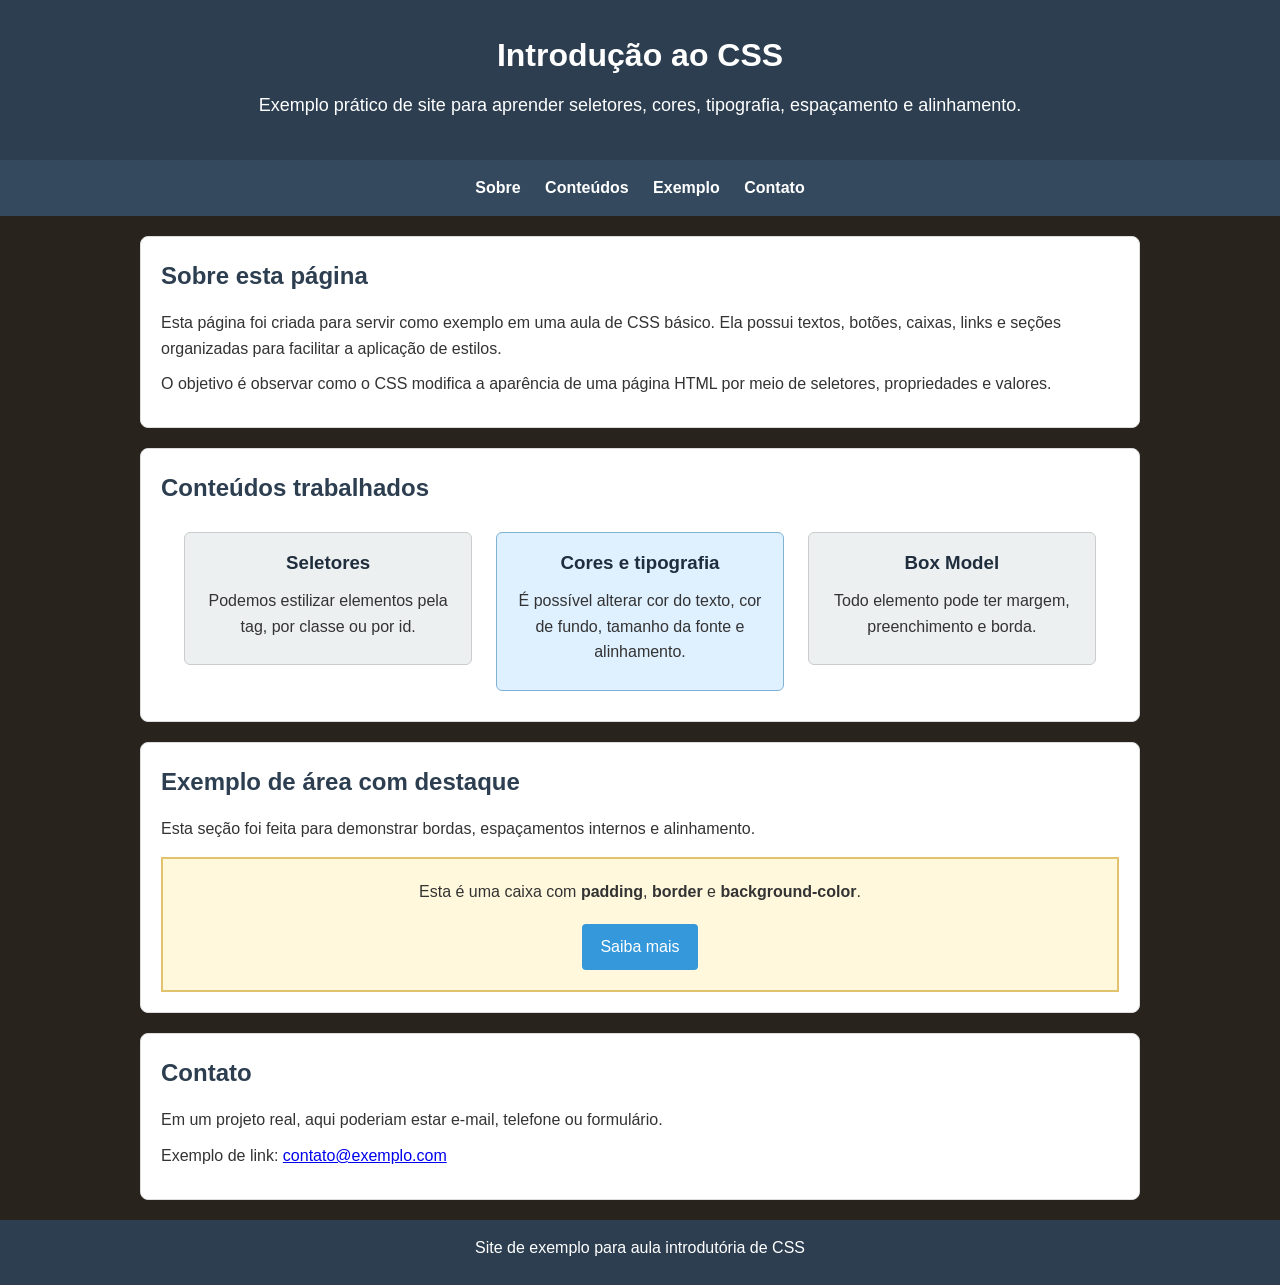
<file: aulas/aula-04-css/index.html>
<!DOCTYPE html>
<html lang="pt-BR">
<head>
  <meta charset="UTF-8">
  <meta name="viewport" content="width=device-width, initial-scale=1.0">
  <title>Introdução ao CSS</title>

  <link rel="stylesheet" href="style.css">
</head>
<body>

  <header id="topo">
    <h1>Introdução ao CSS</h1>
    <p class="subtitulo">
      Exemplo prático de site para aprender seletores, cores, tipografia, espaçamento e alinhamento.
    </p>
  </header>

  <nav class="menu">
    <a href="#sobre">Sobre</a>
    <a href="#conteudos">Conteúdos</a>
    <a href="#exemplo">Exemplo</a>
    <a href="#contato">Contato</a>
  </nav>

  <main class="container">

    <section id="sobre" class="bloco">
      <h2>Sobre esta página</h2>
      <p>
        Esta página foi criada para servir como exemplo em uma aula de CSS básico.
        Ela possui textos, botões, caixas, links e seções organizadas para facilitar
        a aplicação de estilos.
      </p>
      <p>
        O objetivo é observar como o CSS modifica a aparência de uma página HTML por meio
        de seletores, propriedades e valores.
      </p>
    </section>

    <section id="conteudos" class="bloco">
      <h2>Conteúdos trabalhados</h2>

      <div class="cards">
        <div class="card">
          <h3>Seletores</h3>
          <p>
            Podemos estilizar elementos pela tag, por classe ou por id.
          </p>
        </div>

        <div class="card destaque">
          <h3>Cores e tipografia</h3>
          <p>
            É possível alterar cor do texto, cor de fundo, tamanho da fonte e alinhamento.
          </p>
        </div>

        <div class="card">
          <h3>Box Model</h3>
          <p>
            Todo elemento pode ter margem, preenchimento e borda.
          </p>
        </div>
      </div>
    </section>

    <section id="exemplo" class="bloco">
      <h2>Exemplo de área com destaque</h2>
      <p>
        Esta seção foi feita para demonstrar bordas, espaçamentos internos e alinhamento.
      </p>

      <div class="caixa-exemplo">
        <p>
          Esta é uma caixa com <strong>padding</strong>, <strong>border</strong> e
          <strong>background-color</strong>.
        </p>
        <a href="#" class="botao">Saiba mais</a>
      </div>
    </section>

    <section id="contato" class="bloco">
      <h2>Contato</h2>
      <p>
        Em um projeto real, aqui poderiam estar e-mail, telefone ou formulário.
      </p>
      <p>
        Exemplo de link:
        <a href="mailto:contato@exemplo.com">contato@exemplo.com</a>
      </p>
    </section>

  </main>

  <footer class="rodape">
    <p>Site de exemplo para aula introdutória de CSS</p>
  </footer>

</body>
</html>
</file>
<file: aulas/aula-04-css/style.css>
/* Seletor universal: remove espaçamentos padrão do navegador */
* {
  margin: 0;
  padding: 0;
  box-sizing: border-box;
}

/* Seletor por tag */
body {
  font-family: Arial, sans-serif, Helvetica;
  background-color: #28231C;
  color: #333333;
  line-height: 1.6;
}

/* Seletor por id */
#topo {
  background-color: #2c3e50;
  color: white;
  text-align: center;
  padding: 30px;
}

/* Seletor por classe */
.subtitulo {
  margin-top: 10px;
  font-size: 18px;
}

/* Menu de navegação */
.menu {
  background-color: #34495e;
  text-align: center;
  padding: 15px;
}

.menu a {
  color: white;
  text-decoration: none;
  margin: 0 10px;
  font-weight: bold;
}

.menu a:hover {
  text-decoration: underline;
}

/* Área principal */
.container {
  width: 90%;
  max-width: 1000px;
  margin: 20px auto;
}

/* Blocos principais da página */
.bloco {
  background-color: white;
  border: 1px solid #dddddd;
  padding: 20px;
  margin-bottom: 20px;
  border-radius: 8px;
}

/* Títulos */
h2 {
  color: #2c3e50;
  margin-bottom: 15px;
}

h3 {
  margin-bottom: 10px;
  color: #1f2d3d;
}

p {
  margin-bottom: 10px;
}

/* Área dos cards */
.cards {
  text-align: center;
}

.card {
  display: inline-block;
  width: 30%;
  vertical-align: top;
  background-color: #ecf0f1;
  border: 1px solid #cccccc;
  padding: 15px;
  margin: 10px;
  border-radius: 6px;
}

.destaque {
  background-color: #dff0ff;
  border: 1px solid #7fb3d5;
}

/* Caixa de exemplo */
.caixa-exemplo {
  background-color: #fff8dc;
  border: 2px solid #e0c36c;
  padding: 20px;
  margin-top: 15px;
  text-align: center;
}

/* Botão */
.botao {
  display: inline-block;
  margin-top: 10px;
  background-color: #3498db;
  color: white;
  text-decoration: none;
  padding: 10px 18px;
  border-radius: 4px;
}

.botao:hover {
  background-color: #2980b9;
}

/* Rodapé */
.rodape {
  background-color: #2c3e50;
  color: white;
  text-align: center;
  padding: 15px;
  margin-top: 20px;
}
</file>
